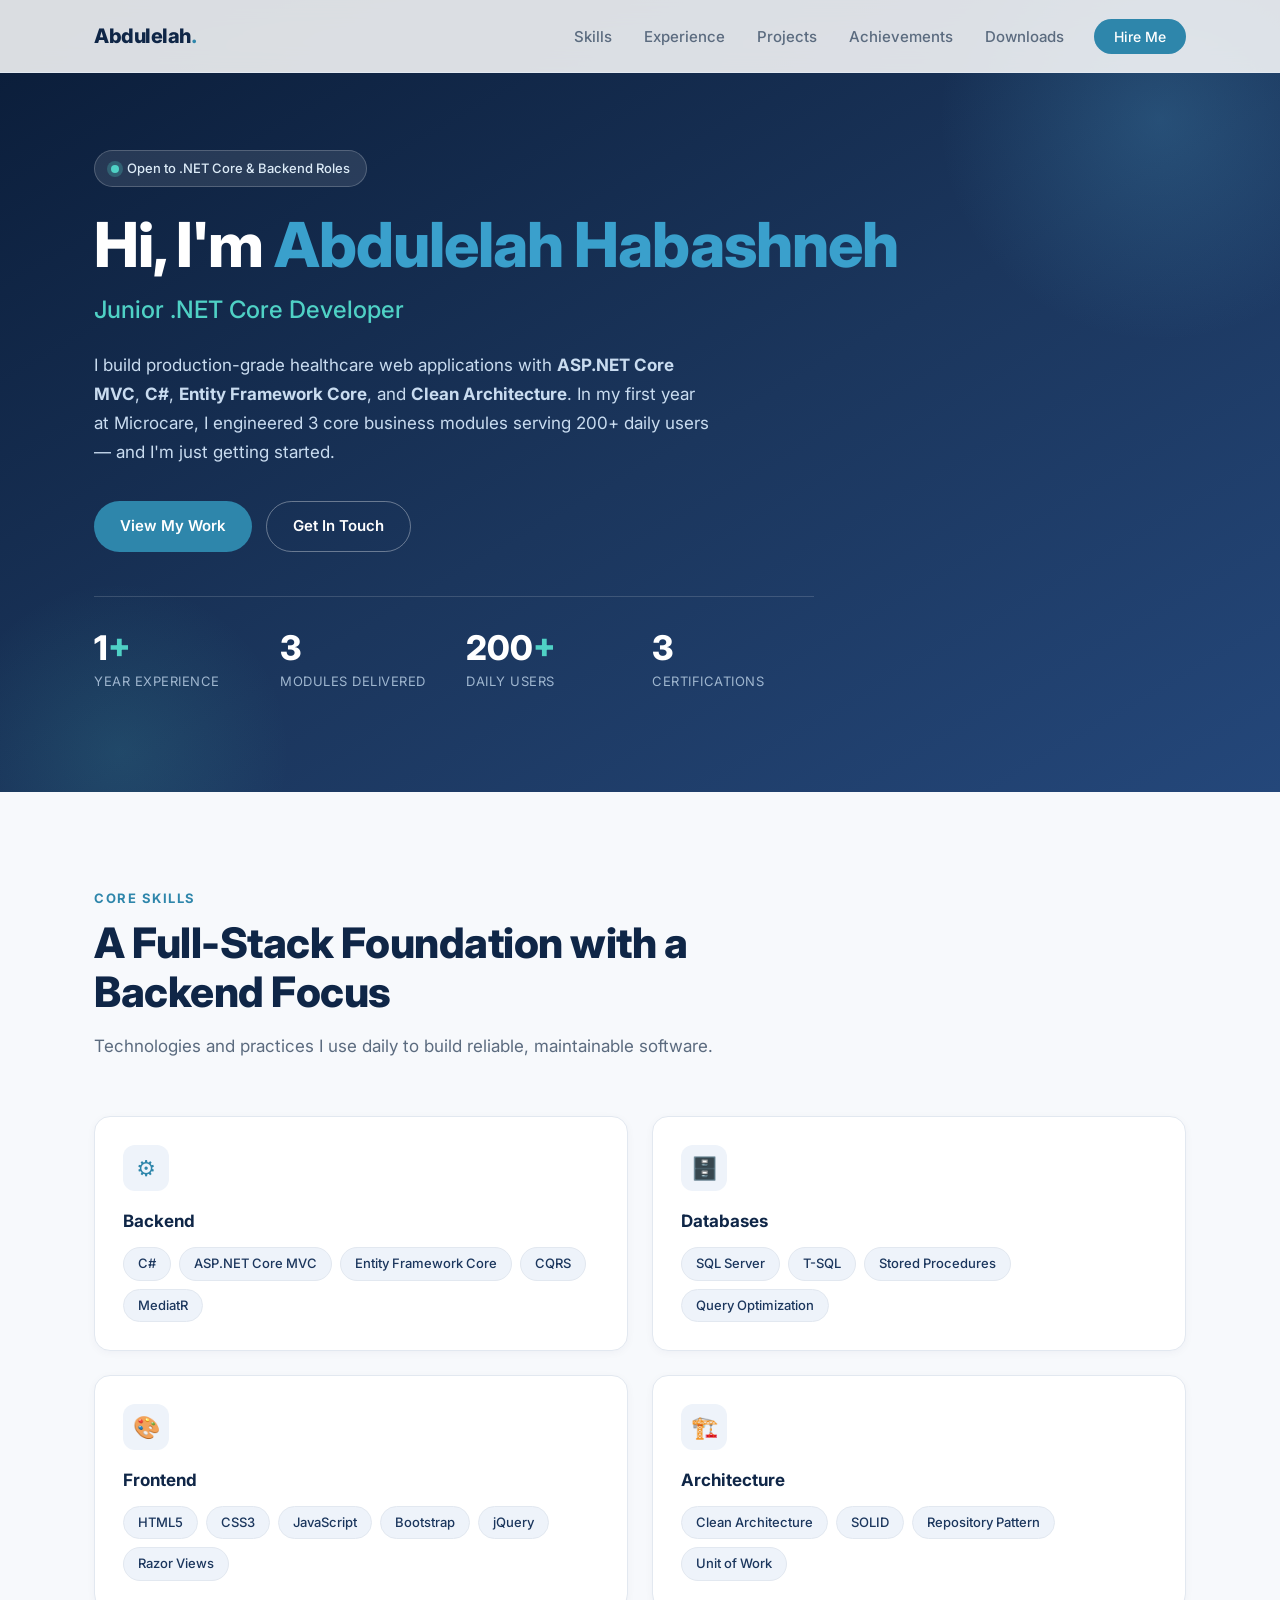
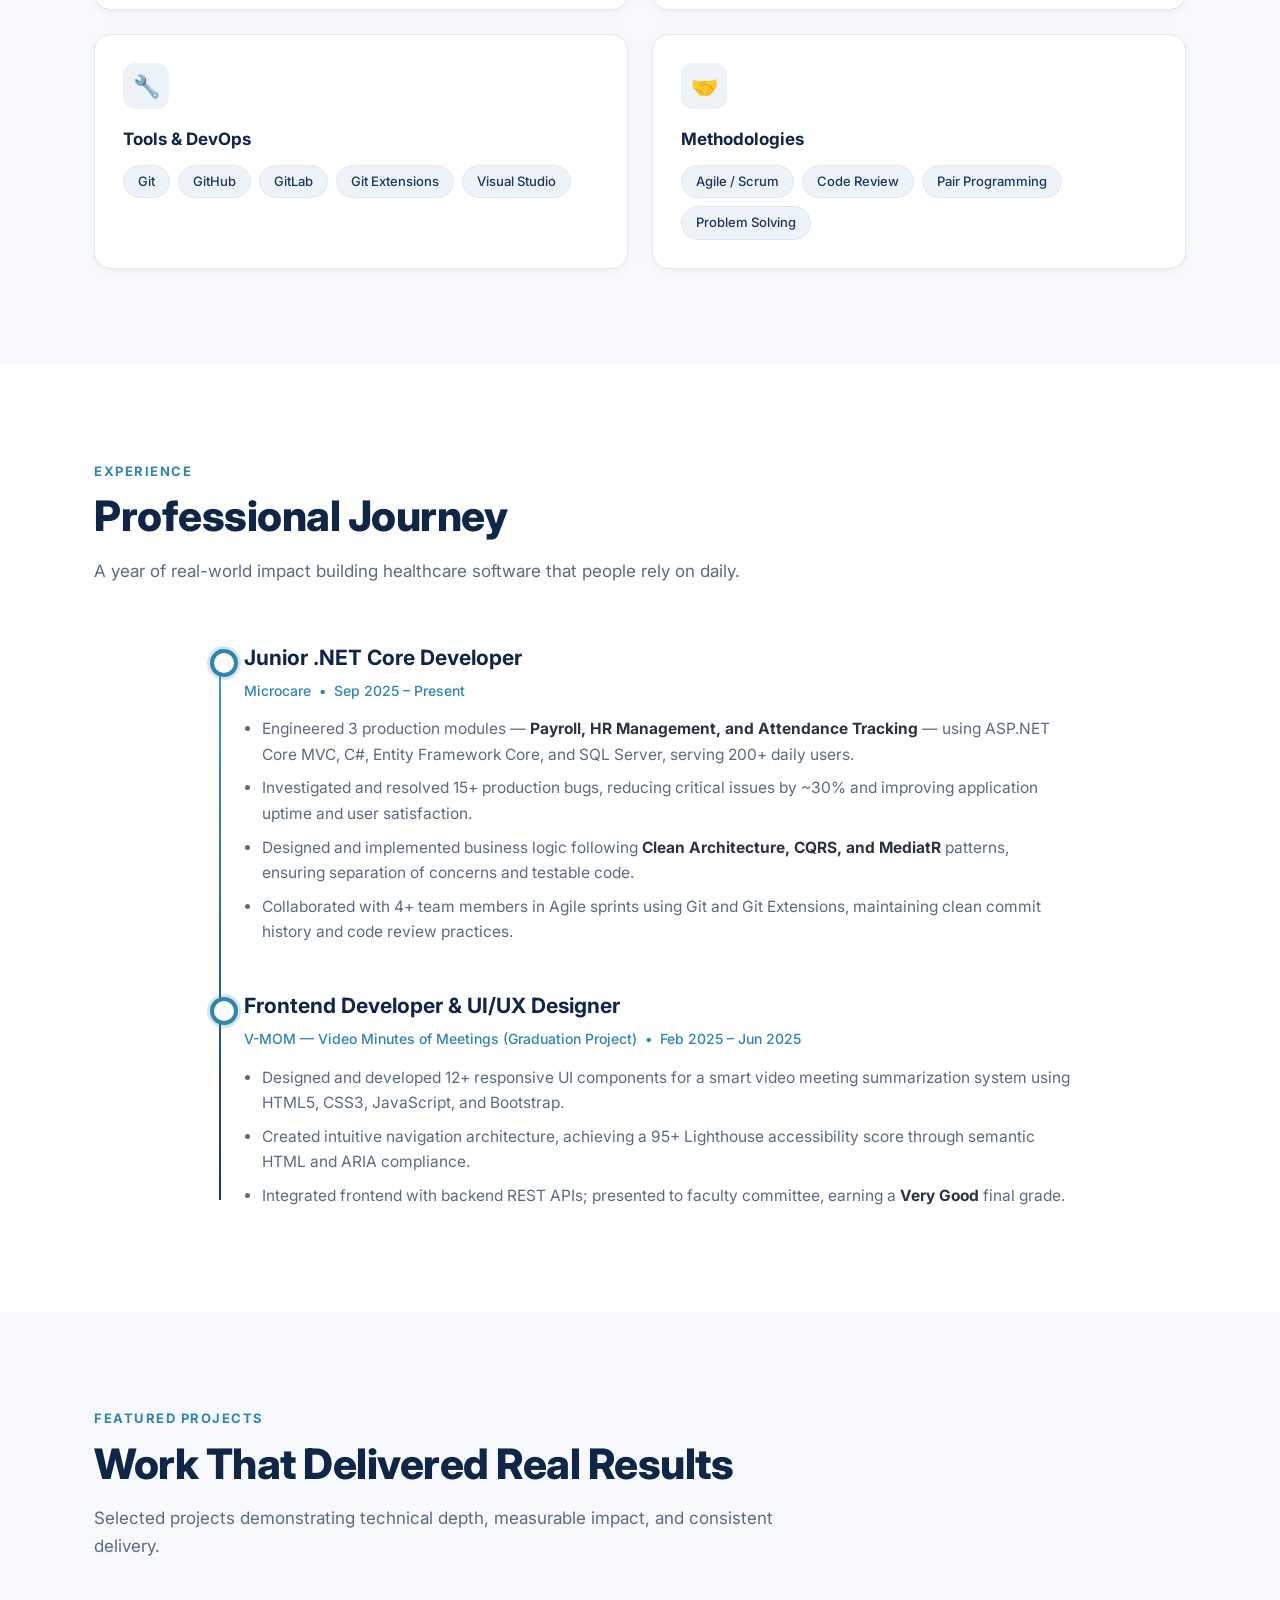
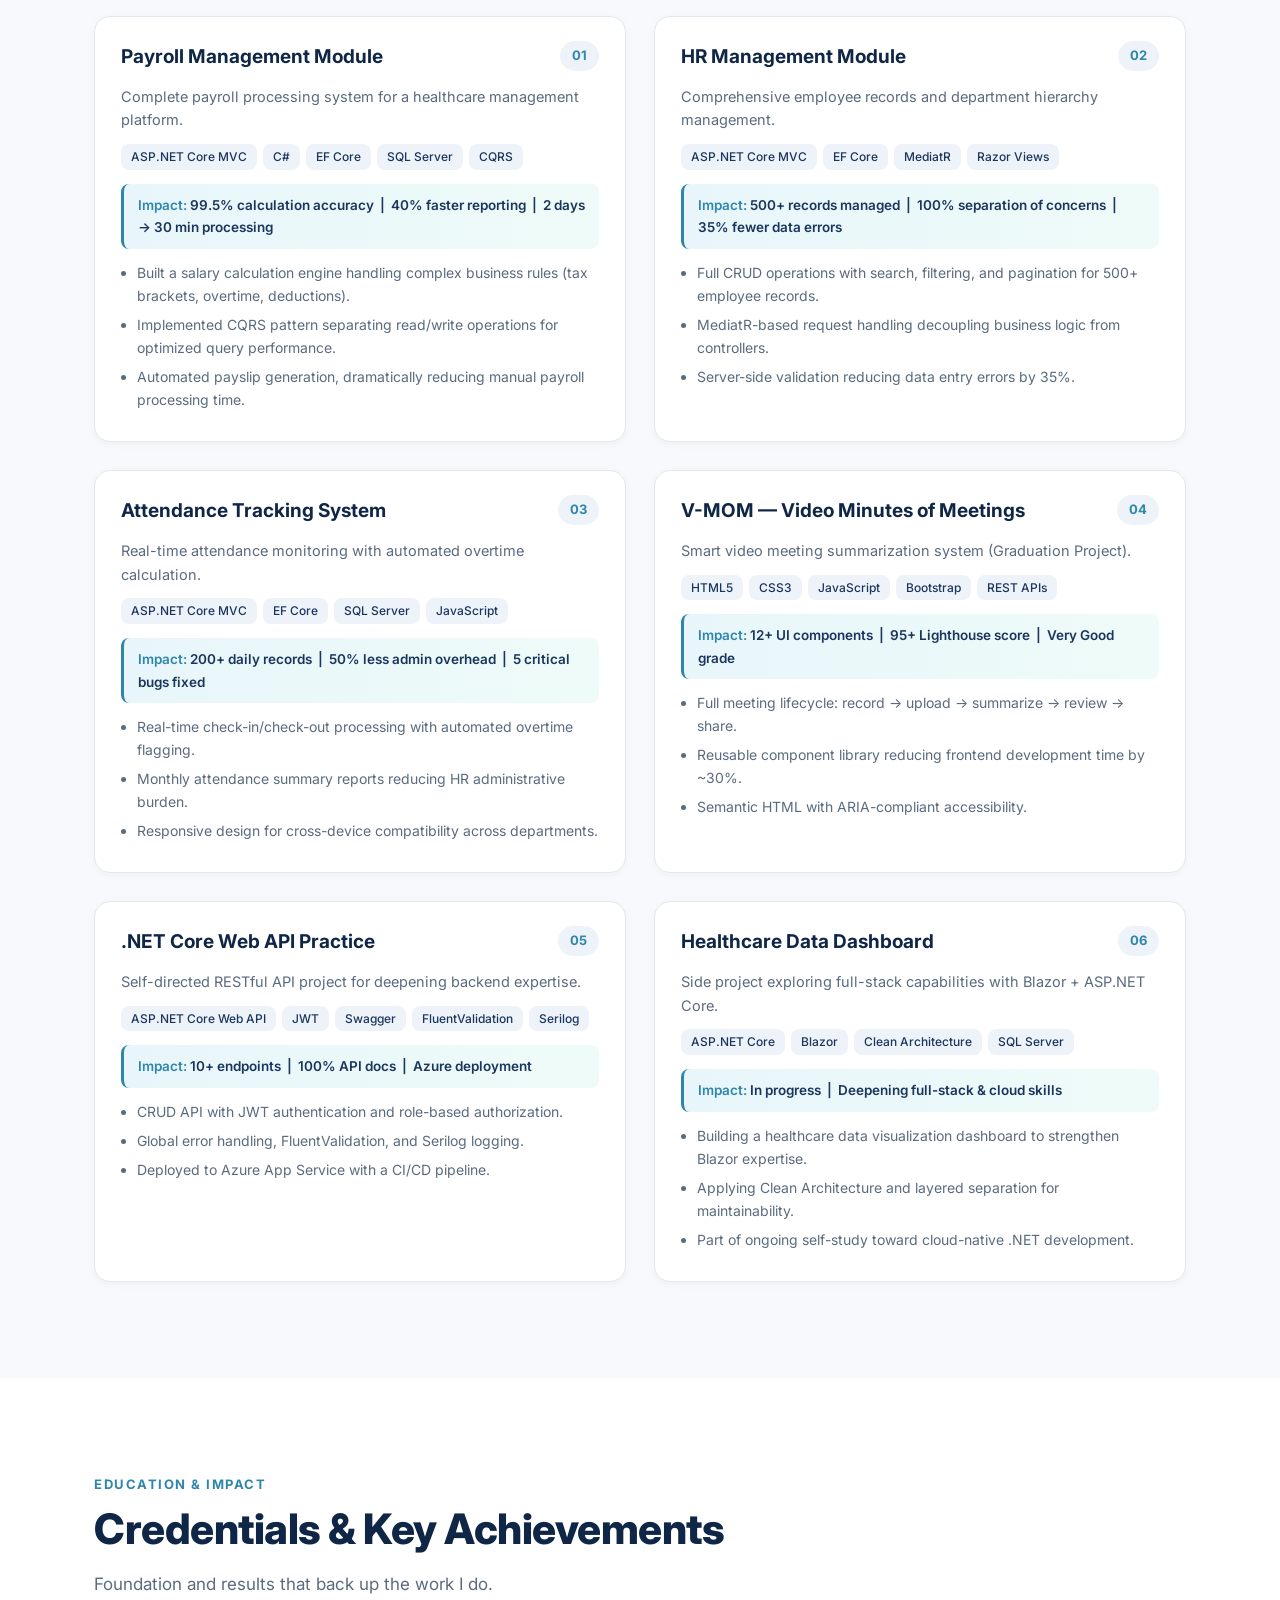
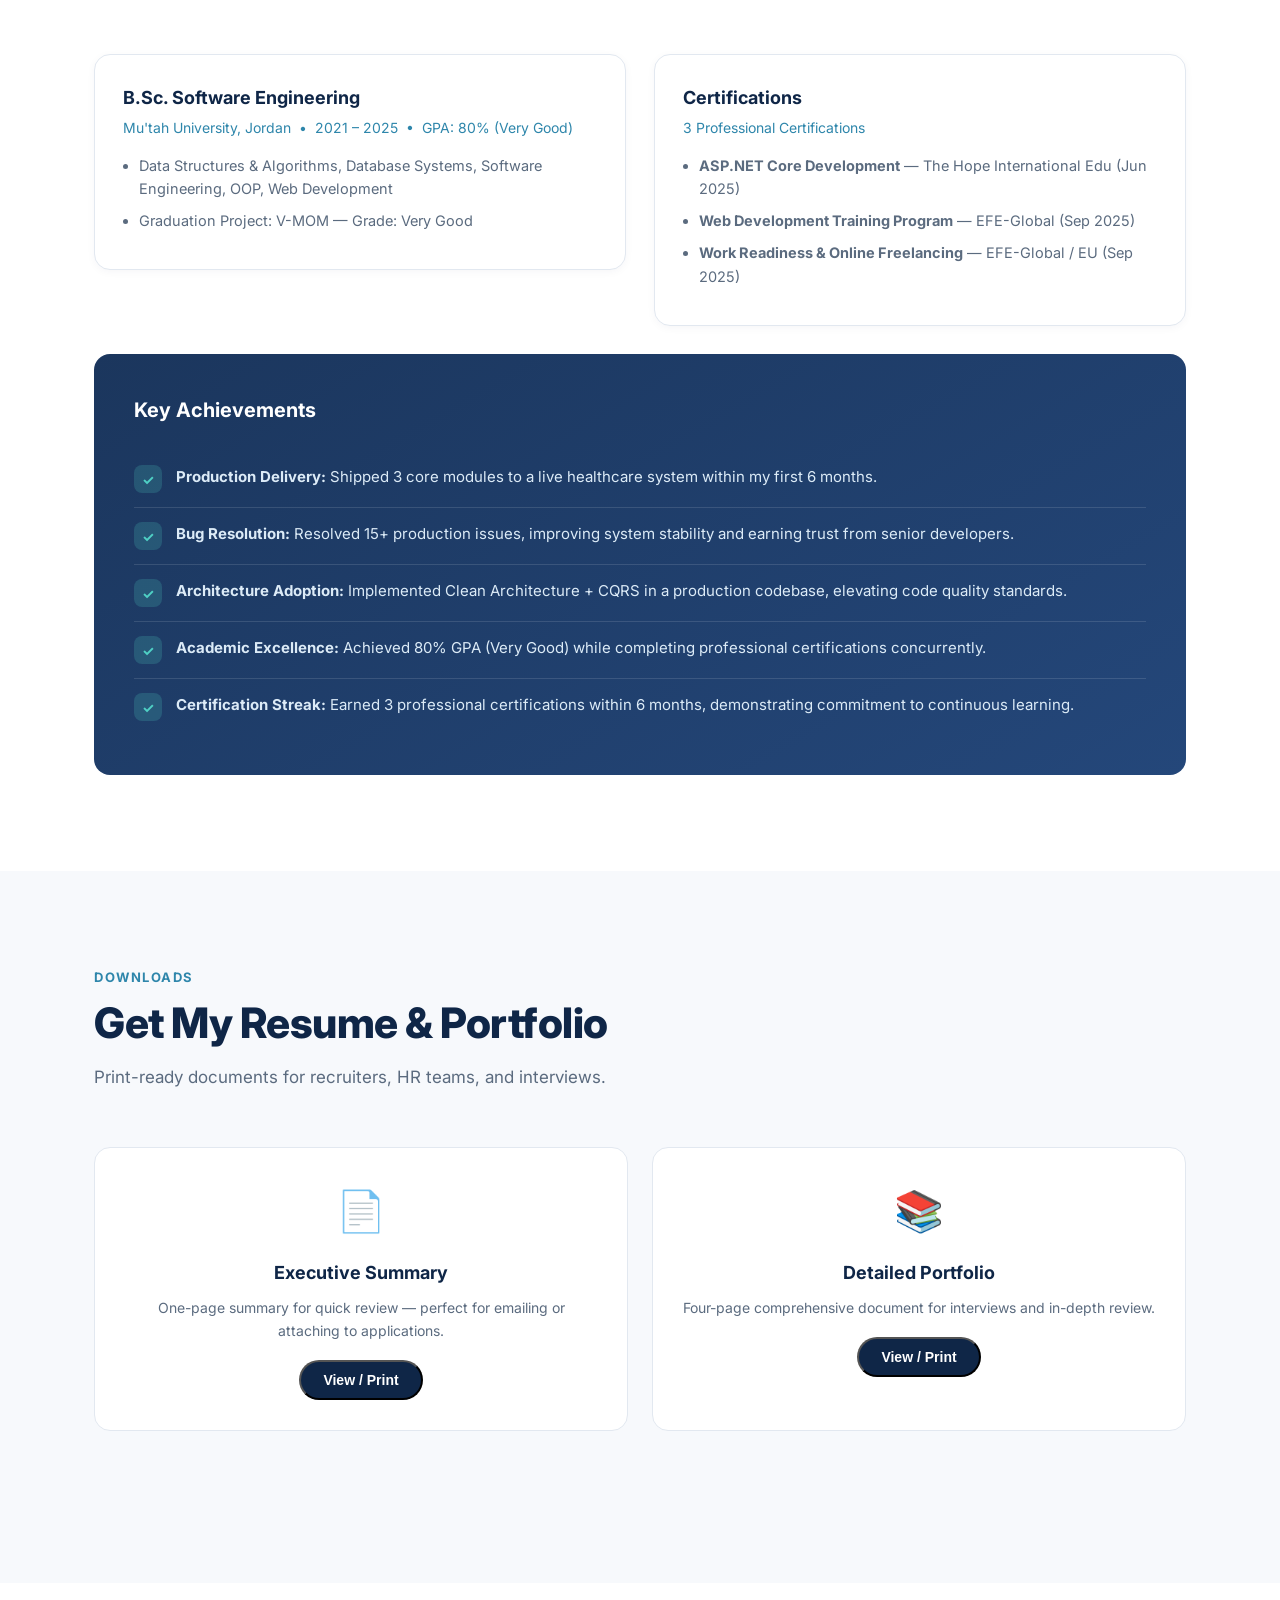
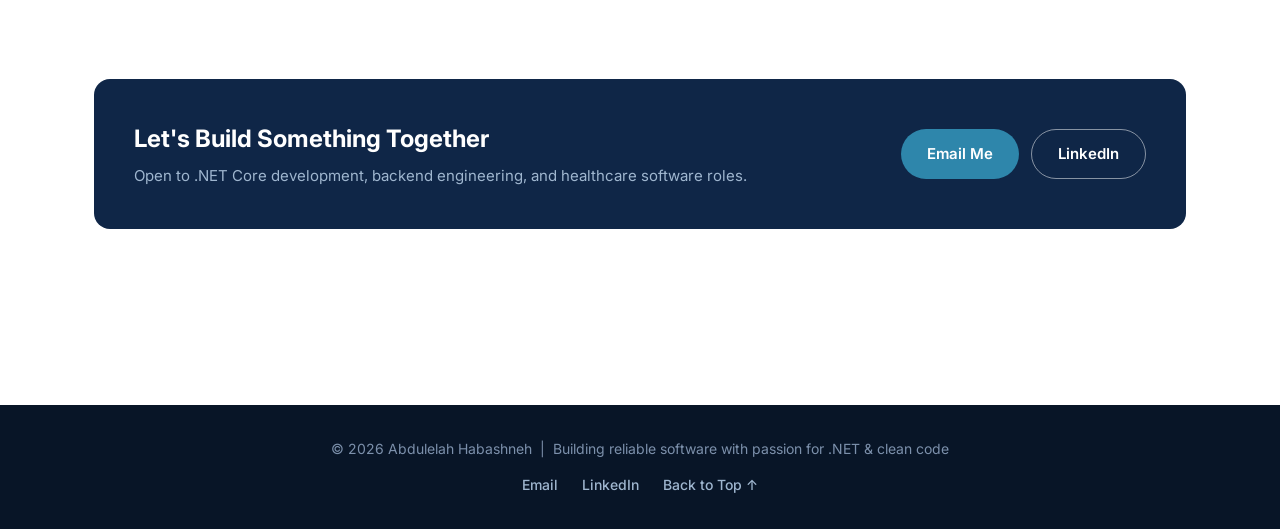
<file: index.html>
<!DOCTYPE html>
<html lang="en">
<head>
<meta charset="UTF-8">
<meta name="viewport" content="width=device-width, initial-scale=1.0">
<title>Abdulelah Habashneh — .NET Core Developer | Healthcare Software</title>
<meta name="description" content="Portfolio of Abdulelah Habashneh — Junior .NET Core Developer specializing in healthcare web applications with ASP.NET Core MVC, C#, Entity Framework Core, and Clean Architecture.">
<meta name="author" content="Abdulelah Habashneh">
<meta property="og:title" content="Abdulelah Habashneh — .NET Core Developer">
<meta property="og:description" content="Junior .NET Core Developer building production healthcare applications with ASP.NET Core, C#, and Clean Architecture.">
<meta property="og:type" content="website">
<meta property="og:url" content="https://abdulelah.dev">
<link rel="icon" href="data:image/svg+xml,<svg xmlns='http://www.w3.org/2000/svg' viewBox='0 0 100 100'><rect width='100' height='100' rx='20' fill='%231B365D'/><text x='50' y='68' font-size='52' text-anchor='middle' fill='%232E86AB' font-family='Arial' font-weight='bold'>AH</text></svg>">
<link rel="preconnect" href="https://fonts.gstatic.com">
<link href="https://fonts.googleapis.com/css2?family=Inter:wght@400;500;600;700;800&display=swap" rel="stylesheet">
<link rel="stylesheet" href="css/style.css">
</head>
<body>

<!-- ============ NAVBAR ============ -->
<nav class="navbar" id="navbar">
  <div class="navbar-inner">
    <a href="#top" class="nav-logo">Abdulelah<span>.</span></a>
    <button class="nav-toggle" id="navToggle" aria-label="Toggle navigation" aria-expanded="false">
      <span></span><span></span><span></span>
    </button>
    <ul class="nav-links" id="navLinks">
      <li><a href="#skills" class="active">Skills</a></li>
      <li><a href="#experience">Experience</a></li>
      <li><a href="#projects">Projects</a></li>
      <li><a href="#achievements">Achievements</a></li>
      <li><a href="#downloads">Downloads</a></li>
      <li><a href="#contact" class="nav-cta">Hire Me</a></li>
    </ul>
  </div>
</nav>

<!-- ============ HERO ============ -->
<section class="hero" id="top">
  <div class="container">
    <span class="hero-badge"><span class="dot"></span> Open to .NET Core &amp; Backend Roles</span>
    <h1>Hi, I'm <span class="accent">Abdulelah Habashneh</span></h1>
    <div class="role">Junior .NET Core Developer</div>
    <p class="lead">
      I build production-grade healthcare web applications with <strong>ASP.NET Core MVC</strong>,
      <strong>C#</strong>, <strong>Entity Framework Core</strong>, and <strong>Clean Architecture</strong>.
      In my first year at Microcare, I engineered 3 core business modules serving 200+ daily users —
      and I'm just getting started.
    </p>
    <div class="hero-actions">
      <a href="#projects" class="btn btn-primary">View My Work</a>
      <a href="#contact" class="btn btn-outline">Get In Touch</a>
    </div>
    <div class="hero-stats">
      <div class="hero-stat">
        <h3>1<span>+</span></h3>
        <p>Year Experience</p>
      </div>
      <div class="hero-stat">
        <h3>3</h3>
        <p>Modules Delivered</p>
      </div>
      <div class="hero-stat">
        <h3>200<span>+</span></h3>
        <p>Daily Users</p>
      </div>
      <div class="hero-stat">
        <h3>3</h3>
        <p>Certifications</p>
      </div>
    </div>
  </div>
</section>

<!-- ============ SKILLS ============ -->
<section class="section alt" id="skills">
  <div class="container">
    <div class="section-head reveal">
      <div class="section-eyebrow">Core Skills</div>
      <h2>A Full-Stack Foundation with a Backend Focus</h2>
      <p>Technologies and practices I use daily to build reliable, maintainable software.</p>
    </div>
    <div class="skills-grid">
      <div class="skill-card reveal">
        <div class="icon">⚙️</div>
        <h3>Backend</h3>
        <div class="skill-tags">
          <span class="skill-tag">C#</span>
          <span class="skill-tag">ASP.NET Core MVC</span>
          <span class="skill-tag">Entity Framework Core</span>
          <span class="skill-tag">CQRS</span>
          <span class="skill-tag">MediatR</span>
        </div>
      </div>
      <div class="skill-card reveal">
        <div class="icon">🗄️</div>
        <h3>Databases</h3>
        <div class="skill-tags">
          <span class="skill-tag">SQL Server</span>
          <span class="skill-tag">T-SQL</span>
          <span class="skill-tag">Stored Procedures</span>
          <span class="skill-tag">Query Optimization</span>
        </div>
      </div>
      <div class="skill-card reveal">
        <div class="icon">🎨</div>
        <h3>Frontend</h3>
        <div class="skill-tags">
          <span class="skill-tag">HTML5</span>
          <span class="skill-tag">CSS3</span>
          <span class="skill-tag">JavaScript</span>
          <span class="skill-tag">Bootstrap</span>
          <span class="skill-tag">jQuery</span>
          <span class="skill-tag">Razor Views</span>
        </div>
      </div>
      <div class="skill-card reveal">
        <div class="icon">🏗️</div>
        <h3>Architecture</h3>
        <div class="skill-tags">
          <span class="skill-tag">Clean Architecture</span>
          <span class="skill-tag">SOLID</span>
          <span class="skill-tag">Repository Pattern</span>
          <span class="skill-tag">Unit of Work</span>
        </div>
      </div>
      <div class="skill-card reveal">
        <div class="icon">🔧</div>
        <h3>Tools &amp; DevOps</h3>
        <div class="skill-tags">
          <span class="skill-tag">Git</span>
          <span class="skill-tag">GitHub</span>
          <span class="skill-tag">GitLab</span>
          <span class="skill-tag">Git Extensions</span>
          <span class="skill-tag">Visual Studio</span>
        </div>
      </div>
      <div class="skill-card reveal">
        <div class="icon">🤝</div>
        <h3>Methodologies</h3>
        <div class="skill-tags">
          <span class="skill-tag">Agile / Scrum</span>
          <span class="skill-tag">Code Review</span>
          <span class="skill-tag">Pair Programming</span>
          <span class="skill-tag">Problem Solving</span>
        </div>
      </div>
    </div>
  </div>
</section>

<!-- ============ EXPERIENCE ============ -->
<section class="section" id="experience">
  <div class="container">
    <div class="section-head reveal">
      <div class="section-eyebrow">Experience</div>
      <h2>Professional Journey</h2>
      <p>A year of real-world impact building healthcare software that people rely on daily.</p>
    </div>
    <div class="timeline">
      <div class="timeline-item reveal">
        <h3>Junior .NET Core Developer</h3>
        <div class="meta">Microcare &nbsp;•&nbsp; Sep 2025 – Present</div>
        <ul>
          <li>Engineered 3 production modules — <strong>Payroll, HR Management, and Attendance Tracking</strong> — using ASP.NET Core MVC, C#, Entity Framework Core, and SQL Server, serving 200+ daily users.</li>
          <li>Investigated and resolved 15+ production bugs, reducing critical issues by ~30% and improving application uptime and user satisfaction.</li>
          <li>Designed and implemented business logic following <strong>Clean Architecture, CQRS, and MediatR</strong> patterns, ensuring separation of concerns and testable code.</li>
          <li>Collaborated with 4+ team members in Agile sprints using Git and Git Extensions, maintaining clean commit history and code review practices.</li>
        </ul>
      </div>
      <div class="timeline-item reveal">
        <h3>Frontend Developer &amp; UI/UX Designer</h3>
        <div class="meta">V-MOM — Video Minutes of Meetings (Graduation Project) &nbsp;•&nbsp; Feb 2025 – Jun 2025</div>
        <ul>
          <li>Designed and developed 12+ responsive UI components for a smart video meeting summarization system using HTML5, CSS3, JavaScript, and Bootstrap.</li>
          <li>Created intuitive navigation architecture, achieving a 95+ Lighthouse accessibility score through semantic HTML and ARIA compliance.</li>
          <li>Integrated frontend with backend REST APIs; presented to faculty committee, earning a <strong>Very Good</strong> final grade.</li>
        </ul>
      </div>
    </div>
  </div>
</section>

<!-- ============ PROJECTS ============ -->
<section class="section alt" id="projects">
  <div class="container">
    <div class="section-head reveal">
      <div class="section-eyebrow">Featured Projects</div>
      <h2>Work That Delivered Real Results</h2>
      <p>Selected projects demonstrating technical depth, measurable impact, and consistent delivery.</p>
    </div>
    <div class="projects-grid">

      <div class="project-card reveal">
        <div class="project-header">
          <h3>Payroll Management Module</h3>
          <span class="project-number">01</span>
        </div>
        <div class="project-body">
          <p class="project-desc">Complete payroll processing system for a healthcare management platform.</p>
          <div class="project-stack">
            <span class="tag">ASP.NET Core MVC</span><span class="tag">C#</span>
            <span class="tag">EF Core</span><span class="tag">SQL Server</span><span class="tag">CQRS</span>
          </div>
          <div class="project-impact">99.5% calculation accuracy &nbsp;|&nbsp; 40% faster reporting &nbsp;|&nbsp; 2 days → 30 min processing</div>
          <ul>
            <li>Built a salary calculation engine handling complex business rules (tax brackets, overtime, deductions).</li>
            <li>Implemented CQRS pattern separating read/write operations for optimized query performance.</li>
            <li>Automated payslip generation, dramatically reducing manual payroll processing time.</li>
          </ul>
        </div>
      </div>

      <div class="project-card reveal">
        <div class="project-header">
          <h3>HR Management Module</h3>
          <span class="project-number">02</span>
        </div>
        <div class="project-body">
          <p class="project-desc">Comprehensive employee records and department hierarchy management.</p>
          <div class="project-stack">
            <span class="tag">ASP.NET Core MVC</span><span class="tag">EF Core</span>
            <span class="tag">MediatR</span><span class="tag">Razor Views</span>
          </div>
          <div class="project-impact">500+ records managed &nbsp;|&nbsp; 100% separation of concerns &nbsp;|&nbsp; 35% fewer data errors</div>
          <ul>
            <li>Full CRUD operations with search, filtering, and pagination for 500+ employee records.</li>
            <li>MediatR-based request handling decoupling business logic from controllers.</li>
            <li>Server-side validation reducing data entry errors by 35%.</li>
          </ul>
        </div>
      </div>

      <div class="project-card reveal">
        <div class="project-header">
          <h3>Attendance Tracking System</h3>
          <span class="project-number">03</span>
        </div>
        <div class="project-body">
          <p class="project-desc">Real-time attendance monitoring with automated overtime calculation.</p>
          <div class="project-stack">
            <span class="tag">ASP.NET Core MVC</span><span class="tag">EF Core</span>
            <span class="tag">SQL Server</span><span class="tag">JavaScript</span>
          </div>
          <div class="project-impact">200+ daily records &nbsp;|&nbsp; 50% less admin overhead &nbsp;|&nbsp; 5 critical bugs fixed</div>
          <ul>
            <li>Real-time check-in/check-out processing with automated overtime flagging.</li>
            <li>Monthly attendance summary reports reducing HR administrative burden.</li>
            <li>Responsive design for cross-device compatibility across departments.</li>
          </ul>
        </div>
      </div>

      <div class="project-card reveal">
        <div class="project-header">
          <h3>V-MOM — Video Minutes of Meetings</h3>
          <span class="project-number">04</span>
        </div>
        <div class="project-body">
          <p class="project-desc">Smart video meeting summarization system (Graduation Project).</p>
          <div class="project-stack">
            <span class="tag">HTML5</span><span class="tag">CSS3</span>
            <span class="tag">JavaScript</span><span class="tag">Bootstrap</span><span class="tag">REST APIs</span>
          </div>
          <div class="project-impact">12+ UI components &nbsp;|&nbsp; 95+ Lighthouse score &nbsp;|&nbsp; Very Good grade</div>
          <ul>
            <li>Full meeting lifecycle: record → upload → summarize → review → share.</li>
            <li>Reusable component library reducing frontend development time by ~30%.</li>
            <li>Semantic HTML with ARIA-compliant accessibility.</li>
          </ul>
        </div>
      </div>

      <div class="project-card reveal">
        <div class="project-header">
          <h3>.NET Core Web API Practice</h3>
          <span class="project-number">05</span>
        </div>
        <div class="project-body">
          <p class="project-desc">Self-directed RESTful API project for deepening backend expertise.</p>
          <div class="project-stack">
            <span class="tag">ASP.NET Core Web API</span><span class="tag">JWT</span>
            <span class="tag">Swagger</span><span class="tag">FluentValidation</span><span class="tag">Serilog</span>
          </div>
          <div class="project-impact">10+ endpoints &nbsp;|&nbsp; 100% API docs &nbsp;|&nbsp; Azure deployment</div>
          <ul>
            <li>CRUD API with JWT authentication and role-based authorization.</li>
            <li>Global error handling, FluentValidation, and Serilog logging.</li>
            <li>Deployed to Azure App Service with a CI/CD pipeline.</li>
          </ul>
        </div>
      </div>

      <div class="project-card reveal">
        <div class="project-header">
          <h3>Healthcare Data Dashboard</h3>
          <span class="project-number">06</span>
        </div>
        <div class="project-body">
          <p class="project-desc">Side project exploring full-stack capabilities with Blazor + ASP.NET Core.</p>
          <div class="project-stack">
            <span class="tag">ASP.NET Core</span><span class="tag">Blazor</span>
            <span class="tag">Clean Architecture</span><span class="tag">SQL Server</span>
          </div>
          <div class="project-impact">In progress &nbsp;|&nbsp; Deepening full-stack &amp; cloud skills</div>
          <ul>
            <li>Building a healthcare data visualization dashboard to strengthen Blazor expertise.</li>
            <li>Applying Clean Architecture and layered separation for maintainability.</li>
            <li>Part of ongoing self-study toward cloud-native .NET development.</li>
          </ul>
        </div>
      </div>

    </div>
  </div>
</section>

<!-- ============ ACHIEVEMENTS + EDUCATION + CERTS ============ -->
<section class="section" id="achievements">
  <div class="container">
    <div class="section-head reveal">
      <div class="section-eyebrow">Education &amp; Impact</div>
      <h2>Credentials &amp; Key Achievements</h2>
      <p>Foundation and results that back up the work I do.</p>
    </div>

    <div class="content-grid" style="margin-bottom:28px;">
      <div class="info-card reveal">
        <h3>B.Sc. Software Engineering</h3>
        <div class="meta">Mu'tah University, Jordan &nbsp;•&nbsp; 2021 – 2025 &nbsp;•&nbsp; GPA: 80% (Very Good)</div>
        <ul>
          <li>Data Structures &amp; Algorithms, Database Systems, Software Engineering, OOP, Web Development</li>
          <li>Graduation Project: V-MOM — Grade: Very Good</li>
        </ul>
      </div>
      <div class="info-card reveal">
        <h3>Certifications</h3>
        <div class="meta">3 Professional Certifications</div>
        <ul>
          <li><strong>ASP.NET Core Development</strong> — The Hope International Edu (Jun 2025)</li>
          <li><strong>Web Development Training Program</strong> — EFE-Global (Sep 2025)</li>
          <li><strong>Work Readiness &amp; Online Freelancing</strong> — EFE-Global / EU (Sep 2025)</li>
        </ul>
      </div>
    </div>

    <div class="achievements reveal">
      <h3>Key Achievements</h3>
      <ul>
        <li><div><strong>Production Delivery:</strong> Shipped 3 core modules to a live healthcare system within my first 6 months.</div></li>
        <li><div><strong>Bug Resolution:</strong> Resolved 15+ production issues, improving system stability and earning trust from senior developers.</div></li>
        <li><div><strong>Architecture Adoption:</strong> Implemented Clean Architecture + CQRS in a production codebase, elevating code quality standards.</div></li>
        <li><div><strong>Academic Excellence:</strong> Achieved 80% GPA (Very Good) while completing professional certifications concurrently.</div></li>
        <li><div><strong>Certification Streak:</strong> Earned 3 professional certifications within 6 months, demonstrating commitment to continuous learning.</div></li>
      </ul>
    </div>
  </div>
</section>

<!-- ============ DOWNLOADS ============ -->
<section class="section alt" id="downloads">
  <div class="container">
    <div class="section-head reveal">
      <div class="section-eyebrow">Downloads</div>
      <h2>Get My Resume &amp; Portfolio</h2>
      <p>Print-ready documents for recruiters, HR teams, and interviews.</p>
    </div>
    <div class="download-grid">
      <div class="download-card reveal">
        <div class="file-icon">📄</div>
        <h4>Executive Summary</h4>
        <p>One-page summary for quick review — perfect for emailing or attaching to applications.</p>
        <button class="btn-download" onclick="window.open('print-executive.html','_blank')">View / Print</button>
      </div>
      <div class="download-card reveal">
        <div class="file-icon">📚</div>
        <h4>Detailed Portfolio</h4>
        <p>Four-page comprehensive document for interviews and in-depth review.</p>
        <button class="btn-download" onclick="window.open('print-detailed.html','_blank')">View / Print</button>
      </div>
    </div>
  </div>
</section>

<!-- ============ CONTACT ============ -->
<section class="section" id="contact">
  <div class="container">
    <div class="contact-bar reveal">
      <div>
        <h3>Let's Build Something Together</h3>
        <p>Open to .NET Core development, backend engineering, and healthcare software roles.</p>
      </div>
      <div style="display:flex; gap:12px; flex-wrap:wrap;">
        <a href="mailto:alhabashnehabood@gmail.com" class="btn btn-primary">Email Me</a>
        <a href="https://www.linkedin.com/in/abdulelah-habashneh-7813a2296/" target="_blank" rel="noopener" class="btn btn-outline" style="border-color:rgba(255,255,255,0.5); color:var(--white);">LinkedIn</a>
      </div>
    </div>
  </div>
</section>

<!-- ============ FOOTER ============ -->
<footer>
  <div>© 2026 Abdulelah Habashneh &nbsp;|&nbsp; Building reliable software with passion for .NET &amp; clean code</div>
  <ul class="foot-links">
    <li><a href="mailto:alhabashnehabood@gmail.com">Email</a></li>
    <li><a href="https://www.linkedin.com/in/abdulelah-habashneh-7813a2296/" target="_blank" rel="noopener">LinkedIn</a></li>
    <li><a href="#top">Back to Top ↑</a></li>
  </ul>
</footer>

<script src="js/main.js"></script>
</body>
</html>
</file>
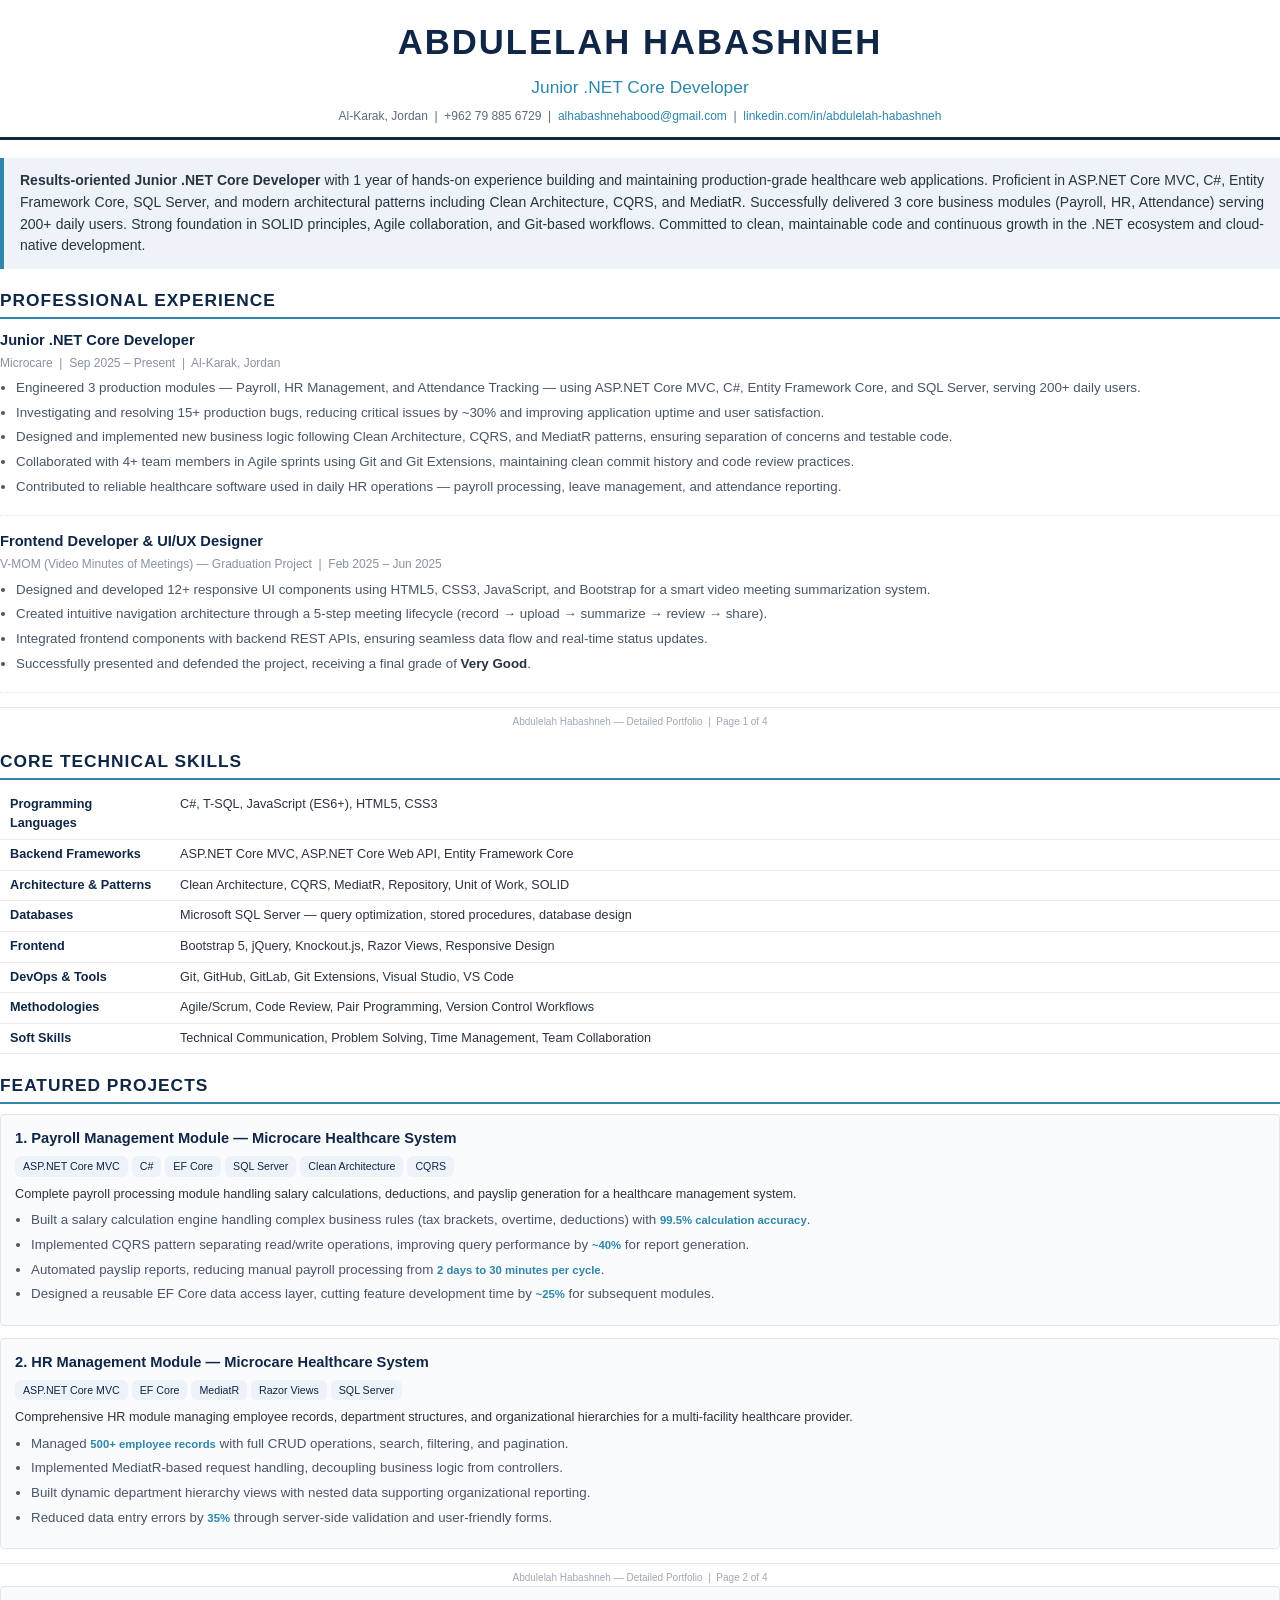
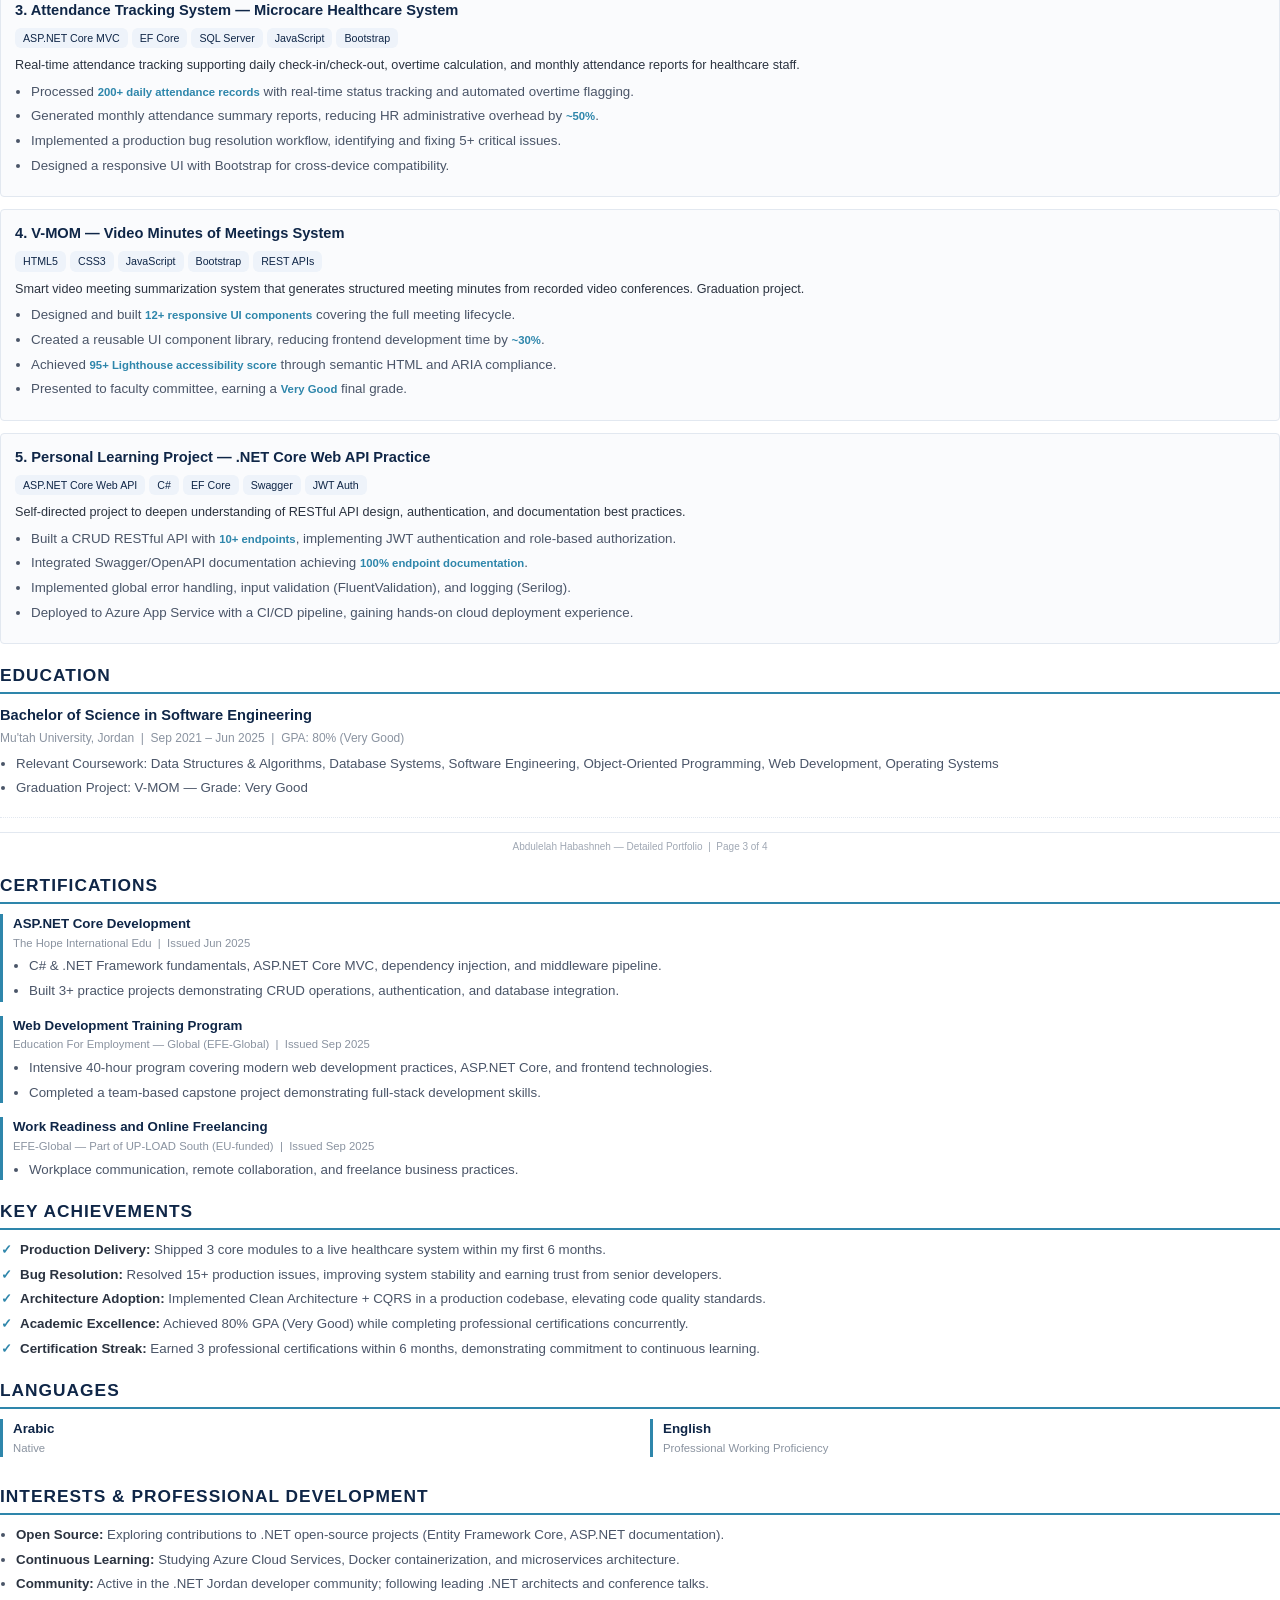
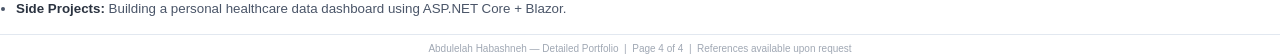
<file: print-detailed.html>
<!DOCTYPE html>
<html lang="en">
<head>
<meta charset="UTF-8">
<meta name="viewport" content="width=device-width, initial-scale=1.0">
<title>Abdulelah Habashneh — Detailed Portfolio</title>
<style>
  @page { size: A4; margin: 14mm 16mm; }
  * { margin:0; padding:0; box-sizing:border-box; }
  body {
    font-family: 'Segoe UI', Calibri, Arial, sans-serif;
    color:#2b3340; font-size:10.5pt; line-height:1.55;
    display:none;
  }
  .page { page-break-after: always; }
  .page:last-child { page-break-after: auto; }

  .cover-header { text-align:center; padding:16px 0 12px; border-bottom:3px solid #0f2647; margin-bottom:18px; }
  .cover-header h1 { font-size:26pt; color:#0f2647; letter-spacing:2px; margin-bottom:4px; }
  .cover-header .sub { font-size:13pt; color:#2E86AB; font-weight:400; }
  .cover-header .contact { font-size:9pt; color:#5b6b7f; margin-top:6px; }
  .cover-header .contact a { color:#2E86AB; text-decoration:none; }

  h2 { font-size:13pt; color:#0f2647; text-transform:uppercase; letter-spacing:1px; border-bottom:2px solid #2E86AB; padding-bottom:3px; margin:18px 0 10px; }
  h3 { font-size:11pt; color:#0f2647; margin-bottom:2px; }
  .meta { font-size:9pt; color:#8a93a0; margin-bottom:6px; }
  ul { padding-left:16px; margin-bottom:8px; }
  li { margin-bottom:4px; font-size:10pt; color:#4a5568; }
  li strong { color:#2b3340; }
  .summary { background:#eef3fa; border-left:4px solid #2E86AB; padding:12px 16px; margin-bottom:14px; text-align:justify; }

  .exp { margin-bottom:14px; padding-bottom:10px; border-bottom:1px dotted #e2e8f0; }
  .exp:last-child { border:none; }

  .project { background:#fafbfd; border:1px solid #e2e8f0; border-radius:4px; padding:12px 14px; margin-bottom:12px; }
  .project .stack { display:flex; flex-wrap:wrap; gap:4px; margin:6px 0 8px; }
  .project .tag { background:#eef3fa; color:#0f2647; border-radius:6px; padding:2px 8px; font-size:8pt; font-weight:500; }
  .project .impact { color:#2E86AB; font-weight:700; font-size:8.5pt; }

  table.skills { width:100%; border-collapse:collapse; font-size:9.5pt; margin-bottom:10px; }
  table.skills td { padding:5px 10px; border-bottom:1px solid #e8ecf1; vertical-align:top; }
  table.skills td:first-child { font-weight:700; color:#0f2647; width:170px; }

  .cert { margin-bottom:8px; padding-left:10px; border-left:3px solid #2E86AB; }
  .cert .ct { font-weight:700; color:#0f2647; font-size:10pt; }
  .cert .cd { font-size:8.5pt; color:#8a93a0; }
  .cert ul { margin-top:4px; font-size:9pt; }

  .ach li { padding-left:4px; }
  .ach li::marker { content:'✓ '; color:#2E86AB; font-weight:700; }

  .cols { display:flex; gap:20px; }
  .col { flex:1; }

  .foot { margin-top:14px; padding-top:6px; border-top:1px solid #e2e8f0; font-size:7.5pt; color:#a0a8b4; text-align:center; }
</style>
</head>
<body>

<!-- PAGE 1 -->
<div class="page">
  <div class="cover-header">
    <h1>ABDULELAH HABASHNEH</h1>
    <div class="sub">Junior .NET Core Developer</div>
    <div class="contact">
      Al-Karak, Jordan &nbsp;|&nbsp; +962 79 885 6729 &nbsp;|&nbsp;
      <a href="mailto:alhabashnehabood@gmail.com">alhabashnehabood@gmail.com</a> &nbsp;|&nbsp;
      <a href="https://www.linkedin.com/in/abdulelah-habashneh-7813a2296/">linkedin.com/in/abdulelah-habashneh</a>
    </div>
  </div>

  <div class="summary">
    <p><strong>Results-oriented Junior .NET Core Developer</strong> with 1 year of hands-on experience
    building and maintaining production-grade healthcare web applications. Proficient in ASP.NET Core
    MVC, C#, Entity Framework Core, SQL Server, and modern architectural patterns including Clean
    Architecture, CQRS, and MediatR. Successfully delivered 3 core business modules (Payroll, HR,
    Attendance) serving 200+ daily users. Strong foundation in SOLID principles, Agile collaboration,
    and Git-based workflows. Committed to clean, maintainable code and continuous growth in the .NET
    ecosystem and cloud-native development.</p>
  </div>

  <h2>Professional Experience</h2>

  <div class="exp">
    <h3>Junior .NET Core Developer</h3>
    <div class="meta">Microcare &nbsp;|&nbsp; Sep 2025 – Present &nbsp;|&nbsp; Al-Karak, Jordan</div>
    <ul>
      <li>Engineered 3 production modules — Payroll, HR Management, and Attendance Tracking — using ASP.NET Core MVC, C#, Entity Framework Core, and SQL Server, serving 200+ daily users.</li>
      <li>Investigating and resolving 15+ production bugs, reducing critical issues by ~30% and improving application uptime and user satisfaction.</li>
      <li>Designed and implemented new business logic following Clean Architecture, CQRS, and MediatR patterns, ensuring separation of concerns and testable code.</li>
      <li>Collaborated with 4+ team members in Agile sprints using Git and Git Extensions, maintaining clean commit history and code review practices.</li>
      <li>Contributed to reliable healthcare software used in daily HR operations — payroll processing, leave management, and attendance reporting.</li>
    </ul>
  </div>

  <div class="exp">
    <h3>Frontend Developer &amp; UI/UX Designer</h3>
    <div class="meta">V-MOM (Video Minutes of Meetings) — Graduation Project &nbsp;|&nbsp; Feb 2025 – Jun 2025</div>
    <ul>
      <li>Designed and developed 12+ responsive UI components using HTML5, CSS3, JavaScript, and Bootstrap for a smart video meeting summarization system.</li>
      <li>Created intuitive navigation architecture through a 5-step meeting lifecycle (record → upload → summarize → review → share).</li>
      <li>Integrated frontend components with backend REST APIs, ensuring seamless data flow and real-time status updates.</li>
      <li>Successfully presented and defended the project, receiving a final grade of <strong>Very Good</strong>.</li>
    </ul>
  </div>

  <div class="foot">Abdulelah Habashneh — Detailed Portfolio &nbsp;|&nbsp; Page 1 of 4</div>
</div>

<!-- PAGE 2 -->
<div class="page">
  <h2>Core Technical Skills</h2>
  <table class="skills">
    <tr><td>Programming Languages</td><td>C#, T-SQL, JavaScript (ES6+), HTML5, CSS3</td></tr>
    <tr><td>Backend Frameworks</td><td>ASP.NET Core MVC, ASP.NET Core Web API, Entity Framework Core</td></tr>
    <tr><td>Architecture &amp; Patterns</td><td>Clean Architecture, CQRS, MediatR, Repository, Unit of Work, SOLID</td></tr>
    <tr><td>Databases</td><td>Microsoft SQL Server — query optimization, stored procedures, database design</td></tr>
    <tr><td>Frontend</td><td>Bootstrap 5, jQuery, Knockout.js, Razor Views, Responsive Design</td></tr>
    <tr><td>DevOps &amp; Tools</td><td>Git, GitHub, GitLab, Git Extensions, Visual Studio, VS Code</td></tr>
    <tr><td>Methodologies</td><td>Agile/Scrum, Code Review, Pair Programming, Version Control Workflows</td></tr>
    <tr><td>Soft Skills</td><td>Technical Communication, Problem Solving, Time Management, Team Collaboration</td></tr>
  </table>

  <h2>Featured Projects</h2>

  <div class="project">
    <h3>1. Payroll Management Module — Microcare Healthcare System</h3>
    <div class="stack">
      <span class="tag">ASP.NET Core MVC</span><span class="tag">C#</span><span class="tag">EF Core</span>
      <span class="tag">SQL Server</span><span class="tag">Clean Architecture</span><span class="tag">CQRS</span>
    </div>
    <p style="font-size:9.5pt; margin-bottom:6px;">Complete payroll processing module handling salary calculations, deductions, and payslip generation for a healthcare management system.</p>
    <ul>
      <li>Built a salary calculation engine handling complex business rules (tax brackets, overtime, deductions) with <span class="impact">99.5% calculation accuracy</span>.</li>
      <li>Implemented CQRS pattern separating read/write operations, improving query performance by <span class="impact">~40%</span> for report generation.</li>
      <li>Automated payslip reports, reducing manual payroll processing from <span class="impact">2 days to 30 minutes per cycle</span>.</li>
      <li>Designed a reusable EF Core data access layer, cutting feature development time by <span class="impact">~25%</span> for subsequent modules.</li>
    </ul>
  </div>

  <div class="project">
    <h3>2. HR Management Module — Microcare Healthcare System</h3>
    <div class="stack">
      <span class="tag">ASP.NET Core MVC</span><span class="tag">EF Core</span><span class="tag">MediatR</span>
      <span class="tag">Razor Views</span><span class="tag">SQL Server</span>
    </div>
    <p style="font-size:9.5pt; margin-bottom:6px;">Comprehensive HR module managing employee records, department structures, and organizational hierarchies for a multi-facility healthcare provider.</p>
    <ul>
      <li>Managed <span class="impact">500+ employee records</span> with full CRUD operations, search, filtering, and pagination.</li>
      <li>Implemented MediatR-based request handling, decoupling business logic from controllers.</li>
      <li>Built dynamic department hierarchy views with nested data supporting organizational reporting.</li>
      <li>Reduced data entry errors by <span class="impact">35%</span> through server-side validation and user-friendly forms.</li>
    </ul>
  </div>

  <div class="foot">Abdulelah Habashneh — Detailed Portfolio &nbsp;|&nbsp; Page 2 of 4</div>
</div>

<!-- PAGE 3 -->
<div class="page">
  <div class="project">
    <h3>3. Attendance Tracking System — Microcare Healthcare System</h3>
    <div class="stack">
      <span class="tag">ASP.NET Core MVC</span><span class="tag">EF Core</span><span class="tag">SQL Server</span>
      <span class="tag">JavaScript</span><span class="tag">Bootstrap</span>
    </div>
    <p style="font-size:9.5pt; margin-bottom:6px;">Real-time attendance tracking supporting daily check-in/check-out, overtime calculation, and monthly attendance reports for healthcare staff.</p>
    <ul>
      <li>Processed <span class="impact">200+ daily attendance records</span> with real-time status tracking and automated overtime flagging.</li>
      <li>Generated monthly attendance summary reports, reducing HR administrative overhead by <span class="impact">~50%</span>.</li>
      <li>Implemented a production bug resolution workflow, identifying and fixing 5+ critical issues.</li>
      <li>Designed a responsive UI with Bootstrap for cross-device compatibility.</li>
    </ul>
  </div>

  <div class="project">
    <h3>4. V-MOM — Video Minutes of Meetings System</h3>
    <div class="stack">
      <span class="tag">HTML5</span><span class="tag">CSS3</span><span class="tag">JavaScript</span>
      <span class="tag">Bootstrap</span><span class="tag">REST APIs</span>
    </div>
    <p style="font-size:9.5pt; margin-bottom:6px;">Smart video meeting summarization system that generates structured meeting minutes from recorded video conferences. Graduation project.</p>
    <ul>
      <li>Designed and built <span class="impact">12+ responsive UI components</span> covering the full meeting lifecycle.</li>
      <li>Created a reusable UI component library, reducing frontend development time by <span class="impact">~30%</span>.</li>
      <li>Achieved <span class="impact">95+ Lighthouse accessibility score</span> through semantic HTML and ARIA compliance.</li>
      <li>Presented to faculty committee, earning a <span class="impact">Very Good</span> final grade.</li>
    </ul>
  </div>

  <div class="project">
    <h3>5. Personal Learning Project — .NET Core Web API Practice</h3>
    <div class="stack">
      <span class="tag">ASP.NET Core Web API</span><span class="tag">C#</span><span class="tag">EF Core</span>
      <span class="tag">Swagger</span><span class="tag">JWT Auth</span>
    </div>
    <p style="font-size:9.5pt; margin-bottom:6px;">Self-directed project to deepen understanding of RESTful API design, authentication, and documentation best practices.</p>
    <ul>
      <li>Built a CRUD RESTful API with <span class="impact">10+ endpoints</span>, implementing JWT authentication and role-based authorization.</li>
      <li>Integrated Swagger/OpenAPI documentation achieving <span class="impact">100% endpoint documentation</span>.</li>
      <li>Implemented global error handling, input validation (FluentValidation), and logging (Serilog).</li>
      <li>Deployed to Azure App Service with a CI/CD pipeline, gaining hands-on cloud deployment experience.</li>
    </ul>
  </div>

  <h2>Education</h2>
  <div class="exp">
    <h3>Bachelor of Science in Software Engineering</h3>
    <div class="meta">Mu'tah University, Jordan &nbsp;|&nbsp; Sep 2021 – Jun 2025 &nbsp;|&nbsp; GPA: 80% (Very Good)</div>
    <ul>
      <li>Relevant Coursework: Data Structures &amp; Algorithms, Database Systems, Software Engineering, Object-Oriented Programming, Web Development, Operating Systems</li>
      <li>Graduation Project: V-MOM — Grade: Very Good</li>
    </ul>
  </div>

  <div class="foot">Abdulelah Habashneh — Detailed Portfolio &nbsp;|&nbsp; Page 3 of 4</div>
</div>

<!-- PAGE 4 -->
<div class="page">
  <h2>Certifications</h2>

  <div class="cert" style="margin-bottom:14px;">
    <div class="ct">ASP.NET Core Development</div>
    <div class="cd">The Hope International Edu &nbsp;|&nbsp; Issued Jun 2025</div>
    <ul>
      <li>C# &amp; .NET Framework fundamentals, ASP.NET Core MVC, dependency injection, and middleware pipeline.</li>
      <li>Built 3+ practice projects demonstrating CRUD operations, authentication, and database integration.</li>
    </ul>
  </div>

  <div class="cert" style="margin-bottom:14px;">
    <div class="ct">Web Development Training Program</div>
    <div class="cd">Education For Employment — Global (EFE-Global) &nbsp;|&nbsp; Issued Sep 2025</div>
    <ul>
      <li>Intensive 40-hour program covering modern web development practices, ASP.NET Core, and frontend technologies.</li>
      <li>Completed a team-based capstone project demonstrating full-stack development skills.</li>
    </ul>
  </div>

  <div class="cert" style="margin-bottom:14px;">
    <div class="ct">Work Readiness and Online Freelancing</div>
    <div class="cd">EFE-Global — Part of UP-LOAD South (EU-funded) &nbsp;|&nbsp; Issued Sep 2025</div>
    <ul>
      <li>Workplace communication, remote collaboration, and freelance business practices.</li>
    </ul>
  </div>

  <h2>Key Achievements</h2>
  <ul class="ach">
    <li><strong>Production Delivery:</strong> Shipped 3 core modules to a live healthcare system within my first 6 months.</li>
    <li><strong>Bug Resolution:</strong> Resolved 15+ production issues, improving system stability and earning trust from senior developers.</li>
    <li><strong>Architecture Adoption:</strong> Implemented Clean Architecture + CQRS in a production codebase, elevating code quality standards.</li>
    <li><strong>Academic Excellence:</strong> Achieved 80% GPA (Very Good) while completing professional certifications concurrently.</li>
    <li><strong>Certification Streak:</strong> Earned 3 professional certifications within 6 months, demonstrating commitment to continuous learning.</li>
  </ul>

  <h2>Languages</h2>
  <div class="cols" style="margin-bottom:16px;">
    <div class="col"><div class="cert"><div class="ct">Arabic</div><div class="cd">Native</div></div></div>
    <div class="col"><div class="cert"><div class="ct">English</div><div class="cd">Professional Working Proficiency</div></div></div>
  </div>

  <h2>Interests &amp; Professional Development</h2>
  <ul>
    <li><strong>Open Source:</strong> Exploring contributions to .NET open-source projects (Entity Framework Core, ASP.NET documentation).</li>
    <li><strong>Continuous Learning:</strong> Studying Azure Cloud Services, Docker containerization, and microservices architecture.</li>
    <li><strong>Community:</strong> Active in the .NET Jordan developer community; following leading .NET architects and conference talks.</li>
    <li><strong>Side Projects:</strong> Building a personal healthcare data dashboard using ASP.NET Core + Blazor.</li>
  </ul>

  <div class="foot">Abdulelah Habashneh — Detailed Portfolio &nbsp;|&nbsp; Page 4 of 4 &nbsp;|&nbsp; References available upon request</div>
</div>

<script>
  window.addEventListener('load', function () {
    document.body.style.display = 'block';
    setTimeout(function () { window.print(); }, 300);
  });
</script>
</body>
</html>
</file>
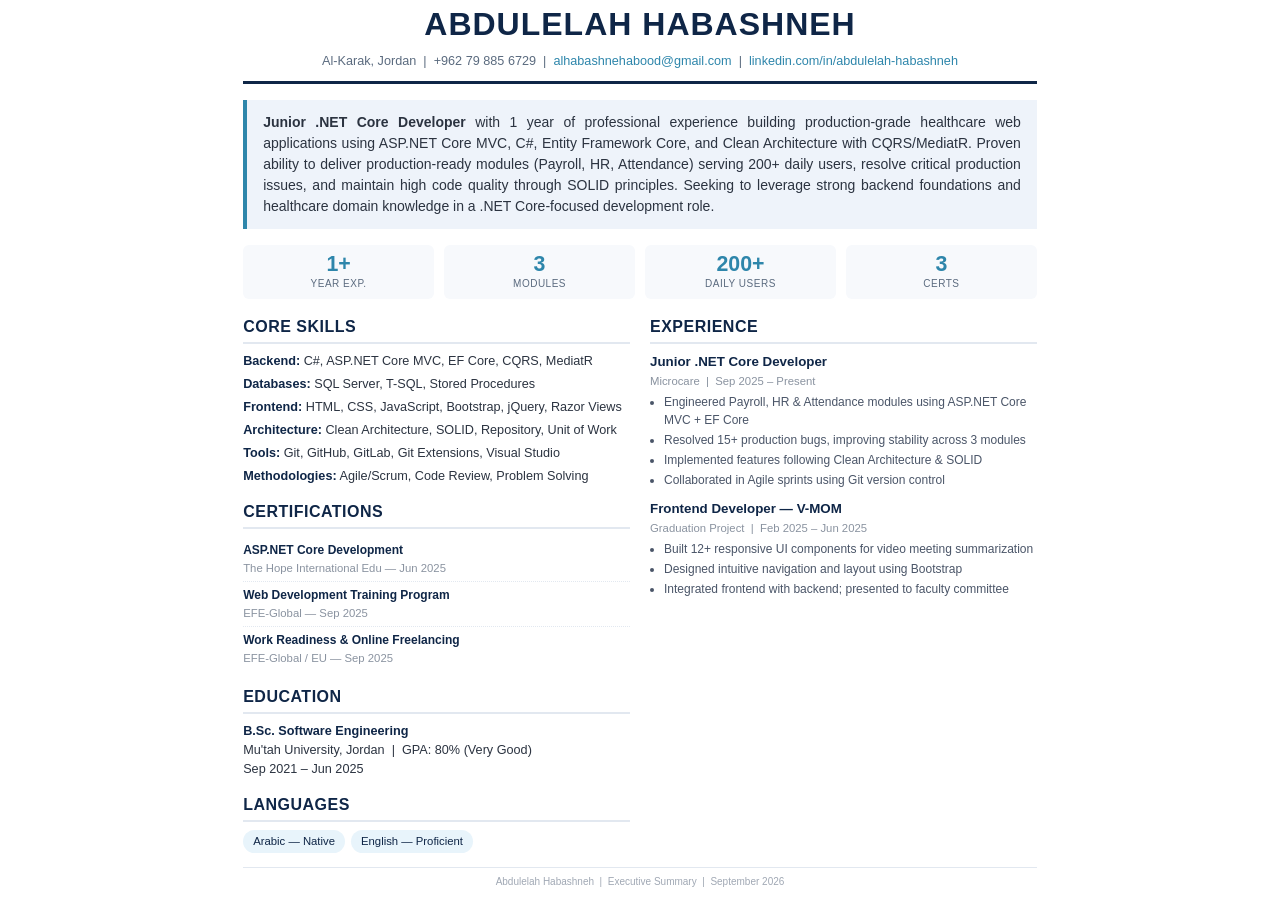
<file: print-executive.html>
<!DOCTYPE html>
<html lang="en">
<head>
<meta charset="UTF-8">
<meta name="viewport" content="width=device-width, initial-scale=1.0">
<title>Abdulelah Habashneh — Executive Summary</title>
<style>
  @page { size: A4; margin: 14mm 16mm; }
  * { margin:0; padding:0; box-sizing:border-box; }
  body {
    font-family: 'Segoe UI', Calibri, Arial, sans-serif;
    color: #2b3340; font-size: 11pt; line-height: 1.5;
    display:none;
  }
  .page { width: 100%; max-width: 210mm; margin: 0 auto; }

  .header { text-align:center; border-bottom: 3px solid #0f2647; padding-bottom: 10px; margin-bottom: 16px; }
  .header h1 { font-size: 24pt; color:#0f2647; letter-spacing:1px; font-weight:800; margin-bottom:4px; }
  .header .contact { font-size:9.5pt; color:#5b6b7f; }
  .header .contact a { color:#2E86AB; text-decoration:none; }

  .summary-box { background:#eef3fa; border-left:4px solid #2E86AB; padding:12px 16px; margin-bottom:16px; font-size:10.5pt; text-align:justify; }

  .stats { display:flex; gap:10px; margin-bottom:16px; }
  .stat { flex:1; background:#f7f9fc; border-radius:6px; padding:8px 10px; text-align:center; }
  .stat .n { font-size:16pt; font-weight:800; color:#2E86AB; line-height:1.1; }
  .stat .l { font-size:7.5pt; color:#5b6b7f; text-transform:uppercase; letter-spacing:.5px; }

  .cols { display:flex; gap:20px; }
  .col { flex:1; }
  h2 { font-size:12pt; color:#0f2647; border-bottom:2px solid #e2e8f0; padding-bottom:3px; margin-bottom:8px; text-transform:uppercase; letter-spacing:.5px; }

  .skills { font-size:9.5pt; }
  .skills .row { margin-bottom:4px; }
  .skills .k { font-weight:700; color:#0f2647; }

  .exp { margin-bottom:10px; }
  .exp h3 { font-size:10pt; color:#0f2647; margin-bottom:1px; }
  .exp .meta { font-size:8.5pt; color:#8a93a0; margin-bottom:3px; }
  .exp ul { padding-left:14px; font-size:9pt; color:#4a5568; }
  .exp li { margin-bottom:2px; }

  .certs { list-style:none; }
  .certs li { padding:4px 0; border-bottom:1px dotted #e2e8f0; font-size:9pt; }
  .certs li:last-child { border:none; }
  .certs .cn { font-weight:700; color:#0f2647; }
  .certs .ci { color:#8a93a0; font-size:8.5pt; }

  .edu { font-size:9.5pt; }
  .edu strong { color:#0f2647; }
  .lang { display:flex; gap:6px; margin-top:6px; }
  .lang span { background:#e8f4fb; color:#0f2647; padding:3px 10px; border-radius:12px; font-size:8.5pt; font-weight:500; }

  .foot { margin-top:14px; padding-top:6px; border-top:1px solid #e2e8f0; font-size:7.5pt; color:#a0a8b4; text-align:center; }
</style>
</head>
<body>
<div class="page">
  <div class="header">
    <h1>ABDULELAH HABASHNEH</h1>
    <div class="contact">
      Al-Karak, Jordan &nbsp;|&nbsp; +962 79 885 6729 &nbsp;|&nbsp;
      <a href="mailto:alhabashnehabood@gmail.com">alhabashnehabood@gmail.com</a> &nbsp;|&nbsp;
      <a href="https://www.linkedin.com/in/abdulelah-habashneh-7813a2296/">linkedin.com/in/abdulelah-habashneh</a>
    </div>
  </div>

  <div class="summary-box">
    <p><strong>Junior .NET Core Developer</strong> with 1 year of professional experience building
    production-grade healthcare web applications using ASP.NET Core MVC, C#, Entity Framework Core,
    and Clean Architecture with CQRS/MediatR. Proven ability to deliver production-ready modules
    (Payroll, HR, Attendance) serving 200+ daily users, resolve critical production issues, and
    maintain high code quality through SOLID principles. Seeking to leverage strong backend
    foundations and healthcare domain knowledge in a .NET Core-focused development role.</p>
  </div>

  <div class="stats">
    <div class="stat"><div class="n">1+</div><div class="l">Year Exp.</div></div>
    <div class="stat"><div class="n">3</div><div class="l">Modules</div></div>
    <div class="stat"><div class="n">200+</div><div class="l">Daily Users</div></div>
    <div class="stat"><div class="n">3</div><div class="l">Certs</div></div>
  </div>

  <div class="cols">
    <div class="col">
      <h2>Core Skills</h2>
      <div class="skills">
        <div class="row"><span class="k">Backend:</span> C#, ASP.NET Core MVC, EF Core, CQRS, MediatR</div>
        <div class="row"><span class="k">Databases:</span> SQL Server, T-SQL, Stored Procedures</div>
        <div class="row"><span class="k">Frontend:</span> HTML, CSS, JavaScript, Bootstrap, jQuery, Razor Views</div>
        <div class="row"><span class="k">Architecture:</span> Clean Architecture, SOLID, Repository, Unit of Work</div>
        <div class="row"><span class="k">Tools:</span> Git, GitHub, GitLab, Git Extensions, Visual Studio</div>
        <div class="row"><span class="k">Methodologies:</span> Agile/Scrum, Code Review, Problem Solving</div>
      </div>

      <h2 style="margin-top:14px;">Certifications</h2>
      <ul class="certs">
        <li><span class="cn">ASP.NET Core Development</span><br><span class="ci">The Hope International Edu — Jun 2025</span></li>
        <li><span class="cn">Web Development Training Program</span><br><span class="ci">EFE-Global — Sep 2025</span></li>
        <li><span class="cn">Work Readiness &amp; Online Freelancing</span><br><span class="ci">EFE-Global / EU — Sep 2025</span></li>
      </ul>

      <h2 style="margin-top:14px;">Education</h2>
      <div class="edu">
        <strong>B.Sc. Software Engineering</strong><br>
        Mu'tah University, Jordan &nbsp;|&nbsp; GPA: 80% (Very Good)<br>
        Sep 2021 – Jun 2025
      </div>

      <h2 style="margin-top:14px;">Languages</h2>
      <div class="lang"><span>Arabic — Native</span><span>English — Proficient</span></div>
    </div>

    <div class="col">
      <h2>Experience</h2>
      <div class="exp">
        <h3>Junior .NET Core Developer</h3>
        <div class="meta">Microcare &nbsp;|&nbsp; Sep 2025 – Present</div>
        <ul>
          <li>Engineered Payroll, HR &amp; Attendance modules using ASP.NET Core MVC + EF Core</li>
          <li>Resolved 15+ production bugs, improving stability across 3 modules</li>
          <li>Implemented features following Clean Architecture &amp; SOLID</li>
          <li>Collaborated in Agile sprints using Git version control</li>
        </ul>
      </div>
      <div class="exp">
        <h3>Frontend Developer — V-MOM</h3>
        <div class="meta">Graduation Project &nbsp;|&nbsp; Feb 2025 – Jun 2025</div>
        <ul>
          <li>Built 12+ responsive UI components for video meeting summarization</li>
          <li>Designed intuitive navigation and layout using Bootstrap</li>
          <li>Integrated frontend with backend; presented to faculty committee</li>
        </ul>
      </div>
    </div>
  </div>

  <div class="foot">Abdulelah Habashneh &nbsp;|&nbsp; Executive Summary &nbsp;|&nbsp; September 2026</div>
</div>
<script>
  window.addEventListener('load', function () {
    document.body.style.display = 'block';
    setTimeout(function () { window.print(); }, 300);
  });
</script>
</body>
</html>
</file>
<file: css/style.css>
/* ============================================================
   Abdulelah Habashneh — .NET Core Developer Portfolio
   Modern, professional single-page site
   Palette: Deep Navy / Steel Blue / Light Slate
   ============================================================ */

:root {
  --navy: #0f2647;
  --navy-2: #1B365D;
  --blue: #2E86AB;
  --blue-2: #3aa0cc;
  --cyan: #4fd1c5;
  --slate: #5b6b7f;
  --bg: #f7f9fc;
  --bg-2: #eef3fa;
  --text: #2b3340;
  --white: #ffffff;
  --border: #e2e8f0;
  --shadow: 0 10px 40px rgba(15, 38, 71, 0.08);
  --shadow-lg: 0 20px 60px rgba(15, 38, 71, 0.12);
  --radius: 16px;
  --radius-sm: 10px;
  --maxw: 1140px;
  --font: 'Inter', 'Segoe UI', system-ui, -apple-system, sans-serif;
}

* { margin: 0; padding: 0; box-sizing: border-box; }

html { scroll-behavior: smooth; scroll-padding-top: 84px; }

body {
  font-family: var(--font);
  color: var(--text);
  background: var(--white);
  line-height: 1.65;
  font-size: 16px;
  -webkit-font-smoothing: antialiased;
}

a { color: var(--blue); text-decoration: none; transition: color .2s; }
a:hover { color: var(--navy); }

img { max-width: 100%; display: block; }

.container {
  max-width: var(--maxw);
  margin: 0 auto;
  padding: 0 24px;
}

/* ============================================================
   NAVBAR
   ============================================================ */
.navbar {
  position: fixed;
  top: 0; left: 0; right: 0;
  z-index: 1000;
  background: rgba(255,255,255,0.85);
  backdrop-filter: blur(12px);
  -webkit-backdrop-filter: blur(12px);
  border-bottom: 1px solid var(--border);
  transition: box-shadow .3s, background .3s;
}
.navbar.scrolled { box-shadow: var(--shadow); }
.navbar-inner {
  display: flex; align-items: center; justify-content: space-between;
  max-width: var(--maxw); margin: 0 auto; padding: 0 24px; height: 72px;
}
.nav-logo {
  font-weight: 800; font-size: 20px; color: var(--navy); letter-spacing: -.5px;
}
.nav-logo span { color: var(--blue); }
.nav-links { display: flex; gap: 28px; list-style: none; align-items: center; }
.nav-links a {
  color: var(--slate); font-weight: 500; font-size: 15px; padding: 6px 2px;
  position: relative;
}
.nav-links a::after {
  content: ''; position: absolute; left: 0; bottom: -2px; height: 2px; width: 0;
  background: var(--blue); transition: width .3s; border-radius: 2px;
}
.nav-links a:hover::after, .nav-links a.active::after { width: 100%; }
.nav-links a:hover, .nav-links a.active { color: var(--navy); }

.nav-cta {
  background: var(--blue); color: var(--white) !important; padding: 9px 20px !important;
  border-radius: 30px; font-weight: 600; font-size: 14px !important;
}
.nav-cta:hover { background: var(--navy-2); }

.nav-toggle {
  display: none; background: none; border: none; cursor: pointer;
  flex-direction: column; gap: 5px; padding: 6px;
}
.nav-toggle span {
  width: 26px; height: 2.5px; background: var(--navy);
  border-radius: 2px; transition: transform .3s, opacity .3s;
}

/* ============================================================
   HERO
   ============================================================ */
.hero {
  background: linear-gradient(150deg, #0a1c38 0%, var(--navy-2) 55%, #24477a 100%);
  color: var(--white);
  padding: 150px 0 100px;
  position: relative;
  overflow: hidden;
}
.hero::before {
  content: ''; position: absolute; right: -120px; top: -120px;
  width: 480px; height: 480px; border-radius: 50%;
  background: radial-gradient(circle, rgba(78,160,204,0.25), transparent 65%);
}
.hero::after {
  content: ''; position: absolute; left: -80px; bottom: -160px;
  width: 400px; height: 400px; border-radius: 50%;
  background: radial-gradient(circle, rgba(79,209,197,0.12), transparent 60%);
}
.hero .container { position: relative; z-index: 2; }

.hero-badge {
  display: inline-flex; align-items: center; gap: 8px;
  background: rgba(255,255,255,0.1); border: 1px solid rgba(255,255,255,0.2);
  padding: 7px 16px; border-radius: 30px; font-size: 13px; font-weight: 500;
  margin-bottom: 24px; color: #dcebf7;
}
.hero-badge .dot {
  width: 8px; height: 8px; border-radius: 50%; background: var(--cyan);
  box-shadow: 0 0 0 4px rgba(79,209,197,0.25); animation: pulse 2s infinite;
}
@keyframes pulse {
  0% { box-shadow: 0 0 0 0 rgba(79,209,197,0.4); }
  70% { box-shadow: 0 0 0 10px rgba(79,209,197,0); }
  100% { box-shadow: 0 0 0 0 rgba(79,209,197,0); }
}

.hero h1 {
  font-size: clamp(38px, 6vw, 62px);
  font-weight: 800; line-height: 1.1; letter-spacing: -1px;
  margin-bottom: 10px;
}
.hero h1 .accent { color: var(--blue-2); }
.hero .role {
  font-size: clamp(18px, 2.4vw, 24px); color: var(--cyan); font-weight: 500;
  margin-bottom: 22px;
}
.hero p.lead {
  font-size: 17px; color: #c9dcf0; max-width: 620px; margin-bottom: 34px;
  line-height: 1.7;
}

.hero-actions { display: flex; gap: 14px; flex-wrap: wrap; margin-bottom: 44px; }
.btn {
  display: inline-flex; align-items: center; gap: 8px;
  padding: 12px 26px; border-radius: 30px; font-weight: 600; font-size: 15px;
  border: none; cursor: pointer; transition: transform .2s, background .2s, box-shadow .2s;
}
.btn-primary { background: var(--blue); color: var(--white); }
.btn-primary:hover { background: var(--blue-2); transform: translateY(-2px); box-shadow: 0 8px 24px rgba(46,134,171,0.4); color: var(--white); }
.btn-outline { background: transparent; color: var(--white); border: 1.5px solid rgba(255,255,255,0.35); }
.btn-outline:hover { border-color: var(--white); transform: translateY(-2px); color: var(--white); }
.btn-ghost { background: var(--bg-2); color: var(--navy); }
.btn-ghost:hover { background: var(--bg-2); transform: translateY(-2px); box-shadow: var(--shadow); }

.hero-stats {
  display: grid; grid-template-columns: repeat(4, 1fr); gap: 24px;
  border-top: 1px solid rgba(255,255,255,0.15); padding-top: 34px;
  max-width: 720px;
}
.hero-stat h3 {
  font-size: clamp(26px, 3vw, 34px); font-weight: 800; color: var(--white); line-height: 1;
}
.hero-stat h3 span { color: var(--cyan); }
.hero-stat p { font-size: 13px; color: #9fb6cf; margin-top: 6px; text-transform: uppercase; letter-spacing: .5px; }

/* ============================================================
   SECTION COMMON
   ============================================================ */
.section { padding: 96px 0; }
.section.alt { background: var(--bg); }
.section-head { max-width: 680px; margin-bottom: 56px; }
.section-eyebrow {
  font-size: 13px; font-weight: 700; text-transform: uppercase; letter-spacing: 1.5px;
  color: var(--blue); margin-bottom: 10px;
}
.section-head h2 {
  font-size: clamp(30px, 4vw, 42px); font-weight: 800; color: var(--navy);
  letter-spacing: -.5px; line-height: 1.15; margin-bottom: 16px;
}
.section-head p { font-size: 17px; color: var(--slate); }

/* ============================================================
   SKILLS
   ============================================================ */
.skills-grid {
  display: grid; grid-template-columns: repeat(2, 1fr); gap: 24px;
}
.skill-card {
  background: var(--white); border: 1px solid var(--border); border-radius: var(--radius);
  padding: 28px; box-shadow: 0 2px 8px rgba(15,38,71,0.04);
  transition: transform .25s, box-shadow .25s;
}
.skill-card:hover { transform: translateY(-4px); box-shadow: var(--shadow-lg); }
.skill-card .icon {
  width: 46px; height: 46px; border-radius: 12px; display: flex; align-items: center;
  justify-content: center; font-size: 22px; margin-bottom: 16px;
  background: var(--bg-2); color: var(--blue);
}
.skill-card h3 { font-size: 17px; color: var(--navy); margin-bottom: 12px; font-weight: 700; }
.skill-tags { display: flex; flex-wrap: wrap; gap: 8px; }
.skill-tag {
  background: var(--bg-2); color: var(--navy-2); border: 1px solid var(--border);
  padding: 5px 14px; border-radius: 20px; font-size: 13px; font-weight: 500;
}

/* ============================================================
   EXPERIENCE / TIMELINE
   ============================================================ */
.timeline { position: relative; max-width: 860px; margin: 0 auto; padding-left: 34px; }
.timeline::before {
  content: ''; position: absolute; left: 9px; top: 8px; bottom: 8px; width: 2px;
  background: linear-gradient(var(--blue-2), var(--navy-2));
}
.timeline-item { position: relative; margin-bottom: 44px; }
.timeline-item:last-child { margin-bottom: 0; }
.timeline-item::before {
  content: ''; position: absolute; left: -34px; top: 8px; width: 20px; height: 20px;
  border-radius: 50%; background: var(--white); border: 4px solid var(--blue);
  box-shadow: 0 0 0 3px rgba(46,134,171,0.2);
}
.timeline-item h3 { font-size: 21px; color: var(--navy); font-weight: 700; margin-bottom: 4px; }
.timeline-item .meta { font-size: 14px; color: var(--blue); font-weight: 500; margin-bottom: 14px; }
.timeline-item ul { padding-left: 18px; color: var(--slate); font-size: 15.5px; }
.timeline-item li { margin-bottom: 8px; }
.timeline-item li strong { color: var(--text); }

/* ============================================================
   PROJECTS
   ============================================================ */
.projects-grid { display: grid; grid-template-columns: repeat(2, 1fr); gap: 28px; }
.project-card {
  background: var(--white); border: 1px solid var(--border); border-radius: var(--radius);
  overflow: hidden; box-shadow: 0 2px 8px rgba(15,38,71,0.04);
  transition: transform .25s, box-shadow .25s;
  display: flex; flex-direction: column;
}
.project-card:hover { transform: translateY(-5px); box-shadow: var(--shadow-lg); }
.project-header {
  padding: 24px 26px 0; display: flex; justify-content: space-between; align-items: flex-start;
}
.project-header h3 { font-size: 19px; color: var(--navy); font-weight: 700; }
.project-number {
  font-size: 13px; font-weight: 700; color: var(--blue); background: var(--bg-2);
  padding: 4px 12px; border-radius: 20px;
}
.project-body { padding: 12px 26px 24px; flex: 1; display: flex; flex-direction: column; }
.project-desc { color: var(--slate); font-size: 14.5px; margin-bottom: 12px; }
.project-stack { display: flex; flex-wrap: wrap; gap: 6px; margin-bottom: 14px; }
.project-stack .tag {
  background: var(--bg-2); color: var(--navy-2); border-radius: 8px;
  padding: 3px 10px; font-size: 12px; font-weight: 500;
}
.project-impact {
  background: linear-gradient(90deg, #e8f6fb, #eefbf8);
  border-left: 3px solid var(--blue); padding: 10px 14px; border-radius: 8px;
  font-size: 13.5px; color: var(--navy-2); font-weight: 600; margin-bottom: 12px;
}
.project-impact::before { content: 'Impact: '; color: var(--blue); }
.project-body ul { padding-left: 16px; color: var(--slate); font-size: 14px; flex: 1; }
.project-body li { margin-bottom: 6px; }

/* ============================================================
   EDUCATION / CERTS / ACHIEVEMENTS
   ============================================================ */
.content-grid { display: grid; grid-template-columns: 1fr 1fr; gap: 28px; align-items: start; }
.info-card {
  background: var(--white); border: 1px solid var(--border); border-radius: var(--radius);
  padding: 28px; box-shadow: 0 2px 8px rgba(15,38,71,0.04);
}
.info-card h3 { font-size: 18px; color: var(--navy); margin-bottom: 4px; font-weight: 700; }
.info-card .meta { font-size: 14px; color: var(--blue); margin-bottom: 14px; }
.info-card ul { padding-left: 16px; color: var(--slate); font-size: 14.5px; }
.info-card li { margin-bottom: 8px; }

.achievements {
  background: linear-gradient(150deg, var(--navy-2), #24477a); color: var(--white);
  border-radius: var(--radius); padding: 40px; margin-top: 8px;
}
.achievements h3 { font-size: 20px; margin-bottom: 24px; color: var(--white); }
.achievements ul { list-style: none; }
.achievements li {
  display: flex; gap: 14px; align-items: flex-start; padding: 14px 0;
  border-bottom: 1px solid rgba(255,255,255,0.12); font-size: 15px; color: #dcebf7;
}
.achievements li:last-child { border-bottom: none; }
.achievements li::before {
  content: '✓'; flex-shrink: 0; width: 28px; height: 28px; border-radius: 8px;
  background: rgba(79,209,197,0.2); color: var(--cyan); display: flex; align-items: center;
  justify-content: center; font-weight: 700; font-size: 14px;
}

/* ============================================================
   DOWNLOADS / CONTACT
   ============================================================ */
.download-grid { display: grid; grid-template-columns: repeat(2, 1fr); gap: 24px; margin-bottom: 56px; }
.download-card {
  background: var(--white); border: 1px solid var(--border); border-radius: var(--radius);
  padding: 30px; text-align: center; transition: transform .25s, box-shadow .25s;
}
.download-card:hover { transform: translateY(-4px); box-shadow: var(--shadow-lg); }
.download-card .file-icon {
  font-size: 40px; margin-bottom: 14px; color: var(--blue);
}
.download-card h4 { font-size: 18px; color: var(--navy); margin-bottom: 8px; }
.download-card p { font-size: 14px; color: var(--slate); margin-bottom: 18px; }
.btn-download {
  display: inline-flex; align-items: center; gap: 8px; padding: 10px 22px;
  background: var(--navy); color: var(--white); border-radius: 30px; font-weight: 600;
  font-size: 14px;
}
.btn-download:hover { background: var(--blue); color: var(--white); transform: translateY(-2px); }

.contact-bar {
  background: var(--navy); border-radius: var(--radius); padding: 40px;
  display: flex; justify-content: space-between; align-items: center; gap: 28px; flex-wrap: wrap;
}
.contact-bar h3 { color: var(--white); font-size: 24px; font-weight: 700; margin-bottom: 6px; }
.contact-bar p { color: #9fb6cf; font-size: 15px; }

/* ============================================================
   FOOTER
   ============================================================ */
footer {
  background: #081527; color: #7c90ab; padding: 30px 0; margin-top: 80px;
  text-align: center; font-size: 14px; line-height: 2;
}
footer a { color: var(--blue-2); }
footer .foot-links { display: flex; gap: 24px; justify-content: center; list-style: none; margin-top: 8px; }
footer .foot-links a { color: #9fb6cf; font-weight: 500; }
footer .foot-links a:hover { color: var(--white); }

/* ============================================================
   REVEAL ANIMATION
   ============================================================ */
.reveal {
  opacity: 0; transform: translateY(28px); transition: opacity .6s ease, transform .6s ease;
}
.reveal.visible { opacity: 1; transform: translateY(0); }

/* ============================================================
   RESPONSIVE
   ============================================================ */
@media (max-width: 900px) {
  .nav-links {
    position: fixed; top: 72px; right: -100%; flex-direction: column; gap: 6px;
    background: var(--white); width: 260px; height: calc(100vh - 72px); padding: 24px;
    box-shadow: -10px 0 40px rgba(0,0,0,0.1); transition: right .3s; align-items: stretch;
  }
  .nav-links.open { right: 0; }
  .nav-links a { display: block; padding: 14px; font-size: 16px; }
  .nav-links .nav-cta { text-align: center; margin-top: 12px; }
  .nav-toggle { display: flex; }
  .nav-toggle.open span:nth-child(1) { transform: translateY(7.5px) rotate(45deg); }
  .nav-toggle.open span:nth-child(2) { opacity: 0; }
  .nav-toggle.open span:nth-child(3) { transform: translateY(-7.5px) rotate(-45deg); }

  .hero-stats { grid-template-columns: repeat(2, 1fr); }
  .skills-grid { grid-template-columns: 1fr; }
  .projects-grid { grid-template-columns: 1fr; }
  .content-grid { grid-template-columns: 1fr; }
  .download-grid { grid-template-columns: 1fr; }
  .section { padding: 72px 0; }
}

@media print {
  .navbar, .hero-actions, footer, .nav-cta { display: none !important; }
}
</file>
